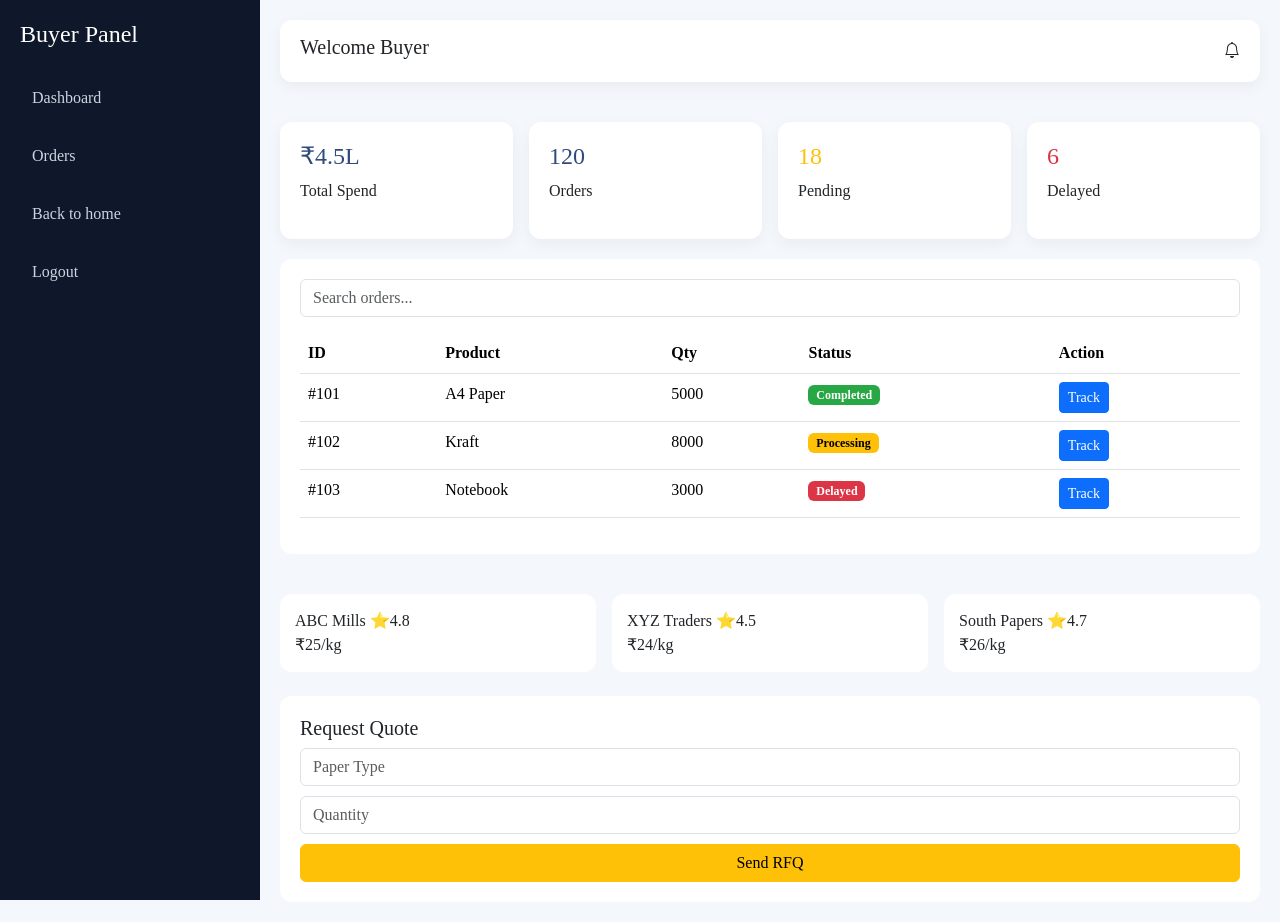
<file: buyerdashboard.html>
<!DOCTYPE html>
<html lang="en">
<head>
<meta charset="UTF-8">
<meta name="viewport" content="width=device-width, initial-scale=1.0">
<title>Buyer Dashboard</title>

<link href="https://cdn.jsdelivr.net/npm/bootstrap@5.3.3/dist/css/bootstrap.min.css" rel="stylesheet">
<link href="https://cdn.jsdelivr.net/npm/bootstrap-icons@1.11.3/font/bootstrap-icons.css" rel="stylesheet">

<style>
body,html{
    overflow-x: hidden;
}
body {
    margin:0;
    font-family:'Segoe UI';
    background:#f4f7fc;
}

.sidebar {
    position:fixed;
    width:260px;
    height:100%;
    background:#0f172a;
    padding:20px;
    color:white;
    transition:.3s;
    z-index:1000;
}

.sidebar h4 {margin-bottom:25px;}

.sidebar a {
    display:block;
    padding:12px;
    color:#cbd5e1;
    margin-bottom:10px;
    border-radius:8px;
    text-decoration:none;
}

.sidebar a:hover {
    background:#1e293b;
    color:#ffcc00;
}

#overlay {
    position:fixed;
    width:100%;
    height:100%;
    background:rgba(0,0,0,0.5);
    display:none;
    z-index:999;
}

.main {
    margin-left:260px;
    padding:20px;
}

.topbar {
    background:white;
    padding:15px 20px;
    border-radius:12px;
    display:flex;
    justify-content:space-between;
    align-items:center;
    box-shadow:0 5px 15px rgba(0,0,0,0.05);
}

.kpi {
    background:white;
    padding:20px;
    border-radius:12px;
    transition:.3s;
    box-shadow:0 5px 15px rgba(0,0,0,0.05);
}

.kpi:hover {
    transform:translateY(-6px);
}

.kpi h4 {color:#2f4b7c;}

.table-box {
    background:white;
    padding:20px;
    border-radius:12px;
    margin-top:20px;
}

.table tbody tr:hover {
    background:#eef3ff;
}


.badge-success {background:#28a745;}
.badge-warning {background:#ffc107; color:black;}
.badge-danger {background:#dc3545;}


.timeline {
    display:flex;
    justify-content:space-between;
    margin-top:20px;
}

.step {
    text-align:center;
    flex:1;
}

.circle {
    width:30px;
    height:30px;
    border-radius:50%;
    background:#ddd;
    margin:auto;
}

.active .circle {
    background:#28a745;
    animation:pulse 1s infinite;
}

@keyframes pulse {
    0%{transform:scale(1);}
    50%{transform:scale(1.2);}
    100%{transform:scale(1);}
}
.delayed .circle {
    background: #dc3545;
    animation: blink 1s infinite;
}
.processing .circle {
    background: yellow;
    animation: blink 1s infinite;
}
@keyframes blink {
    0% { opacity: 1; }
    50% { opacity: 0.3; }
    100% { opacity: 1; }
}


.supplier-card {
    background:white;
    padding:15px;
    border-radius:12px;
    transition:.3s;
}

.supplier-card:hover {
    transform:scale(1.03);
}


.rfq input {
    margin-bottom:10px;
}


.toggle-btn {display:none;font-size:22px;}

@media(max-width:768px){
    .sidebar{left:-260px;}
    .sidebar.active{left:0;}
    .main{margin-left:0;}
    .toggle-btn{display:block;}
}

</style>
</head>

<body>

<div class="sidebar" id="sidebar">
    <h4>Buyer Panel</h4>
    <a href="buyerdashboard.html">Dashboard</a>
    <a href="orderbuyer.html">Orders</a>
    <a href="index.html">Back to home</a>
    
    <a href="login.html" onclick="logout()">Logout</a>
</div>

<div id="overlay" onclick="closeSidebar()"></div>


<div class="main">


<div class="topbar">
    <span class="toggle-btn" onclick="toggleSidebar()">☰</span>
    <h5 id="welcome"></h5>
    <i class="bi bi-bell"></i>
</div>


<div class="row mt-4 g-3">
<div class="col-md-3 col-6"><div class="kpi"><h4>₹4.5L</h4><p>Total Spend</p></div></div>
<div class="col-md-3 col-6"><div class="kpi"><h4>120</h4><p>Orders</p></div></div>
<div class="col-md-3 col-6"><div class="kpi"><h4 class="text-warning">18</h4><p>Pending</p></div></div>
<div class="col-md-3 col-6"><div class="kpi"><h4 class="text-danger">6</h4><p>Delayed</p></div></div>
</div>

<div class="table-box">
<input class="form-control mb-3" placeholder="Search orders..." onkeyup="searchTable(this)">
<table class="table">
<thead><tr><th>ID</th><th>Product</th><th>Qty</th><th>Status</th><th>Action</th></tr></thead>
<tbody id="orders">
<tr><td>#101</td><td>A4 Paper</td><td>5000</td><td><span class="badge badge-success">Completed</span></td><td><button class="btn btn-sm btn-primary" onclick="track('completed')">Track</button></td></tr>
<tr><td>#102</td><td>Kraft</td><td>8000</td><td><span class="badge badge-warning">Processing</span></td><td><button class="btn btn-sm btn-primary" onclick="track('processing')">Track</button></td></tr>
<tr><td>#103</td><td>Notebook</td><td>3000</td><td><span class="badge badge-danger">Delayed</span></td><td><button class="btn btn-sm btn-primary" onclick="track('delayed')">Track</button></td></tr>
</tbody>
</table>
</div>

<div class="table-box" id="trackBox" style="display:none;">
<h5>Order Tracking</h5>
<div class="timeline">
<div class="step active"><div class="circle"></div><p>Placed</p></div>
<div class="step active"><div class="circle"></div><p>Confirmed</p></div>
<div class="step"><div class="circle"></div><p>Dispatch</p></div>
<div class="step"><div class="circle"></div><p>Delivered</p></div>
</div>
</div>

<div class="row mt-4 g-3">
<div class="col-md-4"><div class="supplier-card">ABC Mills ⭐4.8<br>₹25/kg</div></div>
<div class="col-md-4"><div class="supplier-card">XYZ Traders ⭐4.5<br>₹24/kg</div></div>
<div class="col-md-4"><div class="supplier-card">South Papers ⭐4.7<br>₹26/kg</div></div>
</div>


<div class="table-box mt-4 rfq">
<h5>Request Quote</h5>
<form action="error.html">
<input class="form-control" placeholder="Paper Type" required>
<input class="form-control" type="number" placeholder="Quantity"required>
<button class="btn btn-warning w-100" type="submit">Send RFQ</button>
</form>
</div>

</div>

<script>

document.getElementById("welcome").innerText =
"Welcome " + (localStorage.getItem("userEmail") || "Buyer");

// SIDEBAR
function toggleSidebar(){
let s=document.getElementById("sidebar");
let o=document.getElementById("overlay");
s.classList.toggle("active");
o.style.display=s.classList.contains("active")?"block":"none";
}

function closeSidebar(){
document.getElementById("sidebar").classList.remove("active");
document.getElementById("overlay").style.display="none";
}

function searchTable(input){
let val=input.value.toLowerCase();
document.querySelectorAll("#orders tr").forEach(tr=>{
tr.style.display=tr.innerText.toLowerCase().includes(val)?"":"none";
});
}


function track(status){

    let stepsHTML = "";

    if(status === "completed"){
        stepsHTML = `
        <div class="step active"><div class="circle"></div><p>Placed</p></div>
        <div class="step active"><div class="circle"></div><p>Confirmed</p></div>
        <div class="step active"><div class="circle"></div><p>Dispatched</p></div>
        <div class="step active"><div class="circle"></div><p>Delivered</p></div>
        `;
    }

    else if(status === "processing"){
        stepsHTML = `
        <div class="step active"><div class="circle"></div><p>Placed</p></div>
        <div class="step active"><div class="circle"></div><p>Confirmed</p></div>
        <div class="step processing"><div class="circle"></div><p>Dispatched</p></div>
        <div class="step"><div class="circle"></div><p>Delivered</p></div>
        `;
    }

    else if(status === "delayed"){
        stepsHTML = `
        <div class="step active"><div class="circle"></div><p>Placed</p></div>
        <div class="step active"><div class="circle"></div><p>Confirmed</p></div>
        <div class="step delayed"><div class="circle danger"></div><p>Delayed</p></div>
        <div class="step"><div class="circle"></div><p>Pending</p></div>
        `;
    }

    document.getElementById("trackBox").innerHTML = `
        <h5>Order Tracking</h5>
        <div class="timeline">
            ${stepsHTML}
        </div>
    `;

    document.getElementById("trackBox").style.display = "block";
}

function logout(){
localStorage.clear();
window.location.href="index.html";
}

</script>

</body>
</html>
</file>
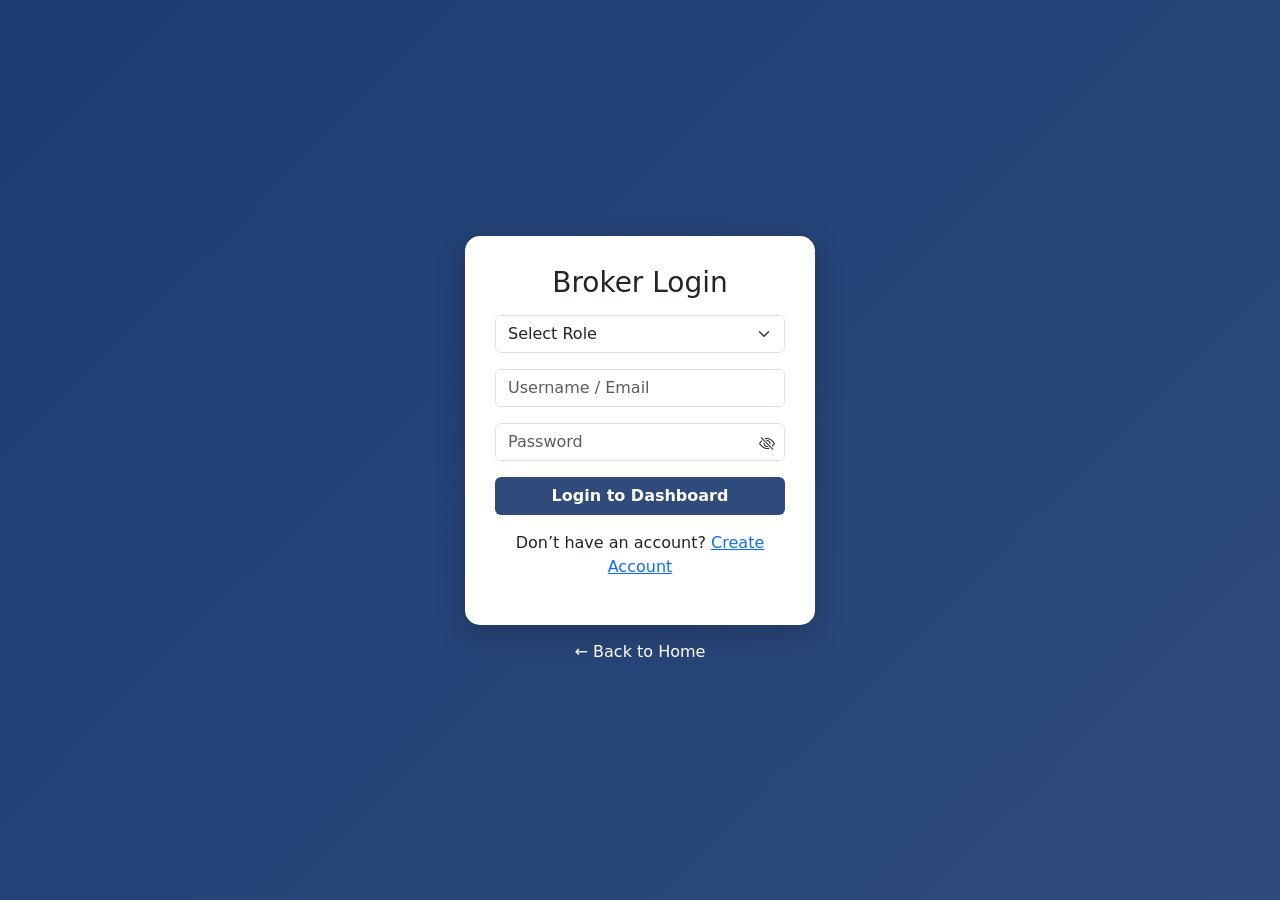
<file: login.html>
<!DOCTYPE html>
<html lang="en">
<head>
<meta charset="UTF-8">
<meta name="viewport" content="width=device-width, initial-scale=1.0">
<title>Login</title>

<link href="https://cdn.jsdelivr.net/npm/bootstrap@5.3.3/dist/css/bootstrap.min.css" rel="stylesheet">


<link href="https://cdn.jsdelivr.net/npm/bootstrap-icons@1.11.3/font/bootstrap-icons.css" rel="stylesheet">

<link rel="stylesheet" href="login.css">
</head>

<body>

<div class="login-wrapper">

  <div class="login-card">

    <h3 class="text-center mb-3">Broker Login</h3>


        <select class="form-select mb-3" id="role">
          <option  disabled selected>Select Role</option>
         <option value="dealer">Dealer</option>
         <option value="buyer">Buyer</option>
        </select>

    
    <input type="text" class="form-control mb-3" id="email" placeholder="Username / Email" >

   
    <div class="password-box">
      <input type="password" id="password" class="form-control" placeholder="Password" >
      <i class="bi bi-eye-slash" id="togglePassword"></i>
    </div>

  
    <button class="btn login-btn w-100 mt-3" onclick="login()">Login to Dashboard</button>

    <p class="text-center mt-3">
      Don’t have an account? <a href="register.html">Create Account</a>
    </p>

  </div>

  
  <a href="index.html" class="back-home">
    ← Back to Home
  </a>

</div>

<script>


const toggle = document.getElementById("togglePassword");
const password = document.getElementById("password");

toggle.addEventListener("click", () => {
    const type = password.getAttribute("type") === "password" ? "text" : "password";
    password.setAttribute("type", type);

    toggle.classList.toggle("bi-eye");
    toggle.classList.toggle("bi-eye-slash");
});
function login() {

    const role = document.getElementById("role").value;
    const email = document.getElementById("email").value;
    const btn = document.querySelector(".login-btn");
    const pass=document.getElementById("password").value;


    if(role === "" || email === ""||pass===""){
        alert("Please fill all fields");
        return;
    }

   
    localStorage.setItem("userEmail", email);
    localStorage.setItem("userRole", role);

    btn.innerText = "Logging in...";
    btn.style.background = "#4CAF50";

    setTimeout(() => {

        if(role === "dealer"){
            window.location.href = "dealerdashboard.html";
        }
        else if(role === "buyer"){
            window.location.href = "buyerdashboard.html";
        }

    }, 1500);
}


</script>
</body>
</html>
</file>
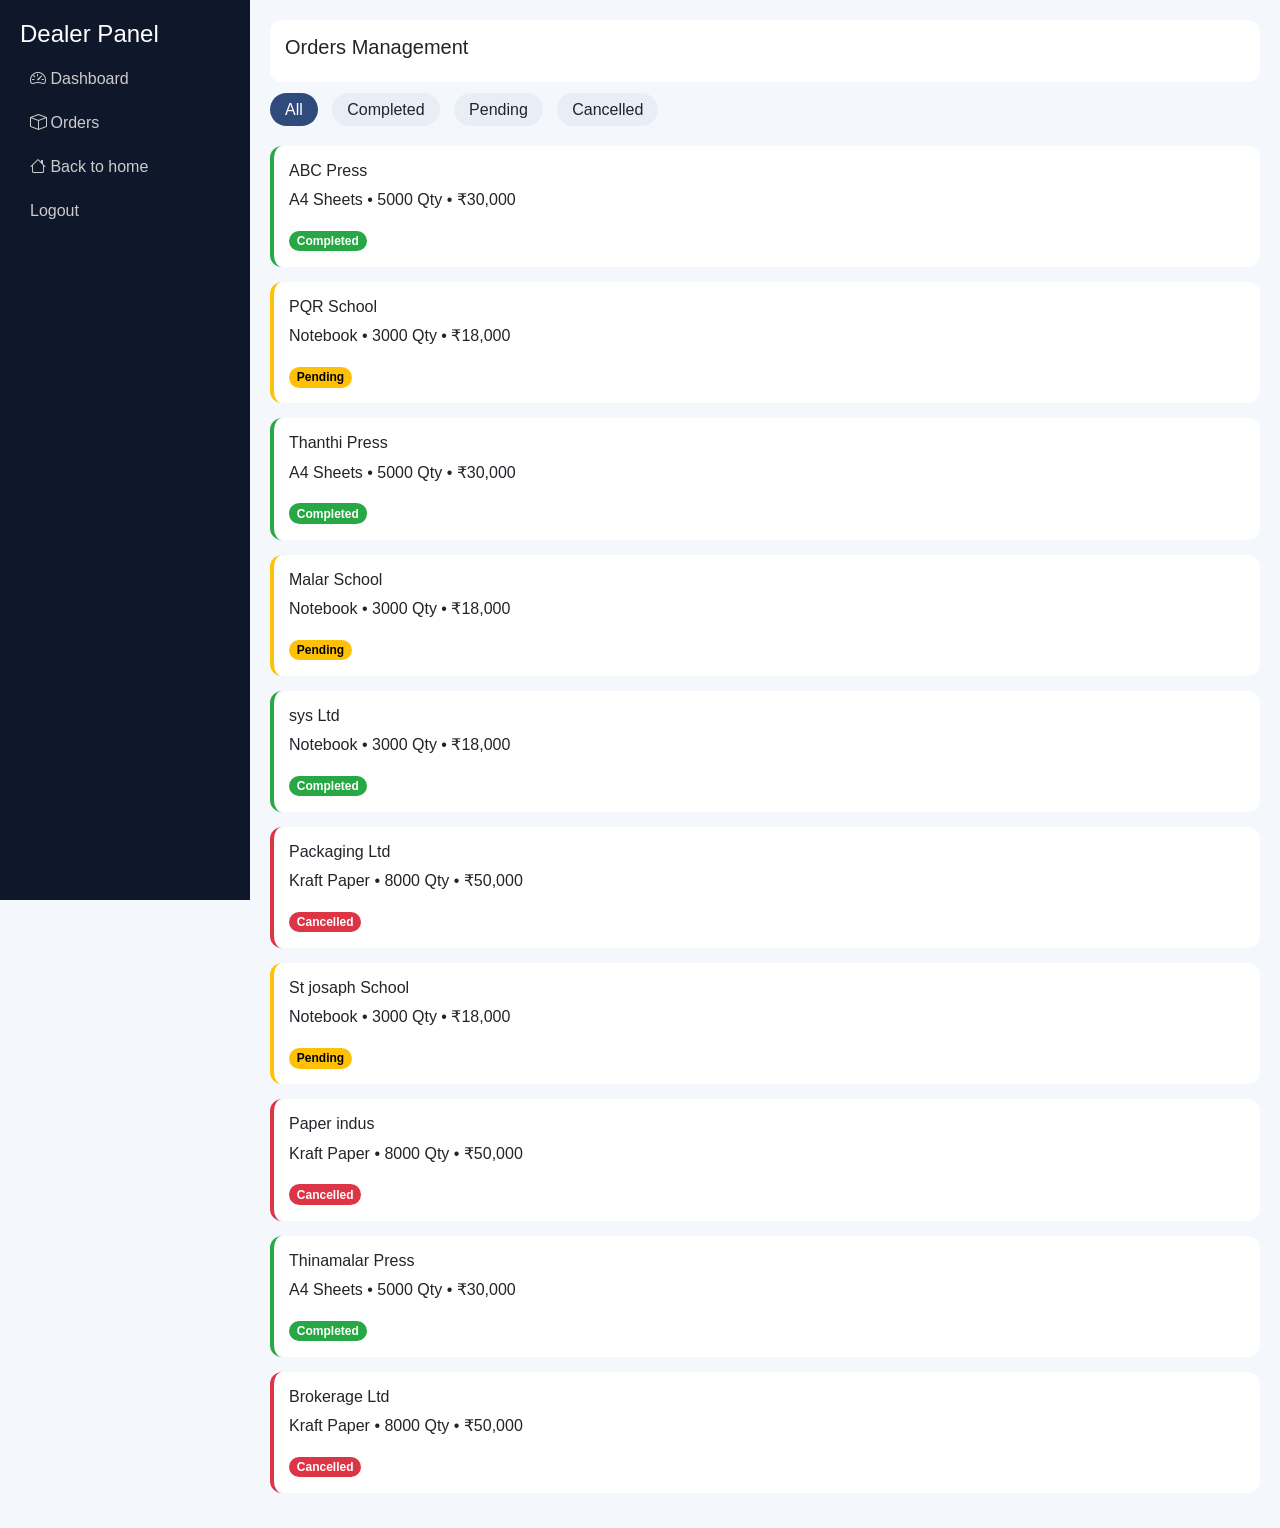
<file: order.html>
<!DOCTYPE html>
<html lang="en">
<head>
<meta charset="UTF-8">
<meta name="viewport" content="width=device-width, initial-scale=1.0">
<title>Orders</title>

<link href="https://cdn.jsdelivr.net/npm/bootstrap@5.3.3/dist/css/bootstrap.min.css" rel="stylesheet">
<link href="https://cdn.jsdelivr.net/npm/bootstrap-icons@1.11.3/font/bootstrap-icons.css" rel="stylesheet">

<style>


body {
    background: #f4f7fc;
    font-family: 'Segoe UI', sans-serif;
}

.sidebar {
    position: fixed;
    width: 250px;
    height: 100%;
    background: #0f172a;
    padding: 20px;
    color: white;
    transition: 0.3s;
    z-index: 1000;
}

.sidebar a {
    display: block;
    padding: 10px;
    color: #ccc;
    border-radius: 8px;
    text-decoration: none;
}

.sidebar a:hover {
    background: #1e293b;
    color: #ffcc00;
}

#overlay {
    position: fixed;
    width: 100%;
    height: 100%;
    background: rgba(0,0,0,0.4);
    display: none;
    z-index: 999;
}

.main {
    margin-left: 250px;
    padding: 20px;
}

.topbar {
    background: white;
    padding: 15px;
    border-radius: 12px;
    display: flex;
    justify-content: space-between;
}

.tabs span {
    margin-right: 10px;
    padding: 8px 15px;
    border-radius: 20px;
    background: #e9edf5;
    cursor: pointer;
}

.tabs span.active {
    background: #2f4b7c;
    color: white;
}


.order-card {
    background: white;
    border-radius: 12px;
    padding: 15px;
    margin-bottom: 15px;
    transition: 0.3s;
}

.order-card:hover {
    transform: translateY(-5px);
}

.badge {
    border-radius: 20px;
}

.success { background: #28a745; }
.pending { background: #ffc107; color:black; }
.danger { background: #dc3545; }

.toggle-btn {
    display: none;
}

.timeline {
    list-style: none;
    padding-left: 10px;
}

.timeline li {
    position: relative;
    padding-left: 20px;
    margin-bottom: 10px;
}

.timeline li::before {
    content: "";
    width: 10px;
    height: 10px;
    background: #2f4b7c;
    border-radius: 50%;
    position: absolute;
    left: 0;
    top: 5px;
}

.order-card {
    cursor: pointer;
    border-left: 4px solid transparent;
}

.order-card[data-status="completed"] {
    border-left-color: #28a745;
}

.order-card[data-status="pending"] {
    border-left-color: #ffc107;
}

.order-card[data-status="cancelled"] {
    border-left-color: #dc3545;
}

@media (max-width: 768px) {

    .sidebar { left: -250px; }
    .sidebar.active { left: 0; }

    .main { margin-left: 0; }

    .toggle-btn { display: block; }
}

</style>
</head>

<body>


<div class="sidebar" id="sidebar">
    <h4>Dealer Panel</h4>
    <a href="dealerdashboard.html"><i class="bi bi-speedometer2"></i> Dashboard</a>
    <a href="order.html"><i class="bi bi-box active"></i> Orders</a>
    <a href="index.html"><i class="bi bi-house"></i> Back to home</a>
    
    <a href="#" onclick="logout()">Logout</a>
</div>


<div id="overlay" onclick="closeSidebar()"></div>

<div class="main">

    <div class="topbar">
        <span class="toggle-btn" onclick="toggleSidebar()">☰</span>
        <h5>Orders Management</h5>
    </div>

    <!-- FILTER TABS -->
    <div class="tabs mt-3">
        <span class="active">All</span>
        <span>Completed</span>
        <span>Pending</span>
        <span>Cancelled</span>
    </div>

  <br>

    <div class="order-card" data-status="completed"
onclick="openOrder('ABC Press','A4 Sheets',5000,30000,'Completed')">

    <h6>ABC Press</h6>
    <p>A4 Sheets • 5000 Qty • ₹30,000</p>
    <span class="badge success">Completed</span>

</div>


<div class="order-card" data-status="pending"
onclick="openOrder('XYZ School','Notebook',3000,18000,'Pending')">

    <h6>PQR School</h6>
    <p>Notebook • 3000 Qty • ₹18,000</p>
    <span class="badge pending">Pending</span>

</div>
<div class="order-card" data-status="completed"
onclick="openOrder('Thanthi Press','A4 Sheets',5000,30000,'Completed')">

    <h6>Thanthi Press</h6>
    <p>A4 Sheets • 5000 Qty • ₹30,000</p>
    <span class="badge success">Completed</span>

</div>
<div class="order-card" data-status="pending"
onclick="openOrder('Malar School','Notebook',3000,18000,'Pending')">

    <h6>Malar School</h6>
    <p>Notebook • 3000 Qty • ₹18,000</p>
    <span class="badge pending">Pending</span>

</div>


<div class="order-card" data-status="completed"
onclick="openOrder('Sys Ltd','Notebook',300,1800,'completed')">

    <h6>sys Ltd</h6>
    <p>Notebook • 3000 Qty • ₹18,000</p>
    <span class="badge success">Completed</span>

</div>

<div class="order-card" data-status="cancelled"
onclick="openOrder('Packaging Ltd','Kraft Paper',8000,50000,'Cancelled')">

    <h6>Packaging Ltd</h6>
    <p>Kraft Paper • 8000 Qty • ₹50,000</p>
    <span class="badge danger">Cancelled</span>

</div>
<div class="order-card" data-status="pending"
onclick="openOrder('St josaph School','Notebook',3000,18000,'Pending')">

    <h6>St josaph School</h6>
    <p>Notebook • 3000 Qty • ₹18,000</p>
    <span class="badge pending">Pending</span>

</div>
<div class="order-card" data-status="cancelled"
onclick="openOrder('Paper indus','Kraft Paper',8000,50000,'Cancelled')">

    <h6>Paper indus</h6>
    <p>Kraft Paper • 8000 Qty • ₹50,000</p>
    <span class="badge danger">Cancelled</span>

</div>
<div class="order-card" data-status="completed"
onclick="openOrder('ThinamalarPress','A4 Sheets',5000,30000,'Completed')">

    <h6>Thinamalar Press</h6>
    <p>A4 Sheets • 5000 Qty • ₹30,000</p>
    <span class="badge success">Completed</span>

</div>
<div class="order-card" data-status="cancelled"
onclick="openOrder('Brokerage Ltd','Kraft Paper',8000,50000,'Cancelled')">

    <h6>Brokerage Ltd</h6>
    <p>Kraft Paper • 8000 Qty • ₹50,000</p>
    <span class="badge danger">Cancelled</span>

</div>

    </div>

</div>

<script>

function toggleSidebar(){
    const s = document.getElementById("sidebar");
    const o = document.getElementById("overlay");

    s.classList.toggle("active");
    o.style.display = s.classList.contains("active") ? "block" : "none";
}

function closeSidebar(){
    document.getElementById("sidebar").classList.remove("active");
    document.getElementById("overlay").style.display = "none";
}

</script>
<script>

const tabs = document.querySelectorAll(".tabs span");
const cards = document.querySelectorAll(".order-card");

tabs.forEach(tab => {
    tab.addEventListener("click", () => {

        tabs.forEach(t => t.classList.remove("active"));
        tab.classList.add("active");

        const filter = tab.innerText.toLowerCase();

        cards.forEach(card => {
            if(filter === "all"){
                card.style.display = "block";
            } else {
                if(card.dataset.status === filter){
                    card.style.display = "block";
                } else {
                    card.style.display = "none";
                }
            }
        });

    });
});


function openOrder(client, product, qty, price, status){
    document.getElementById("modalBody").innerHTML = `
        <h5>${client}</h5>
        <p><b>Product:</b> ${product}</p>
        <p><b>Quantity:</b> ${qty}</p>
        <p><b>Amount:</b> ₹${price}</p>
        <p><b>Status:</b> ${status}</p>

        <hr>

        <h6>Order Timeline</h6>
        <ul class="timeline">
            <li>Order Placed</li>
            <li>Supplier Confirmed</li>
            <li>Dispatch Initiated</li>
            <li>Out for Delivery</li>
        </ul>
    `;

    new bootstrap.Modal(document.getElementById('orderModal')).show();
}

</script>

</body>
</html>
</file>
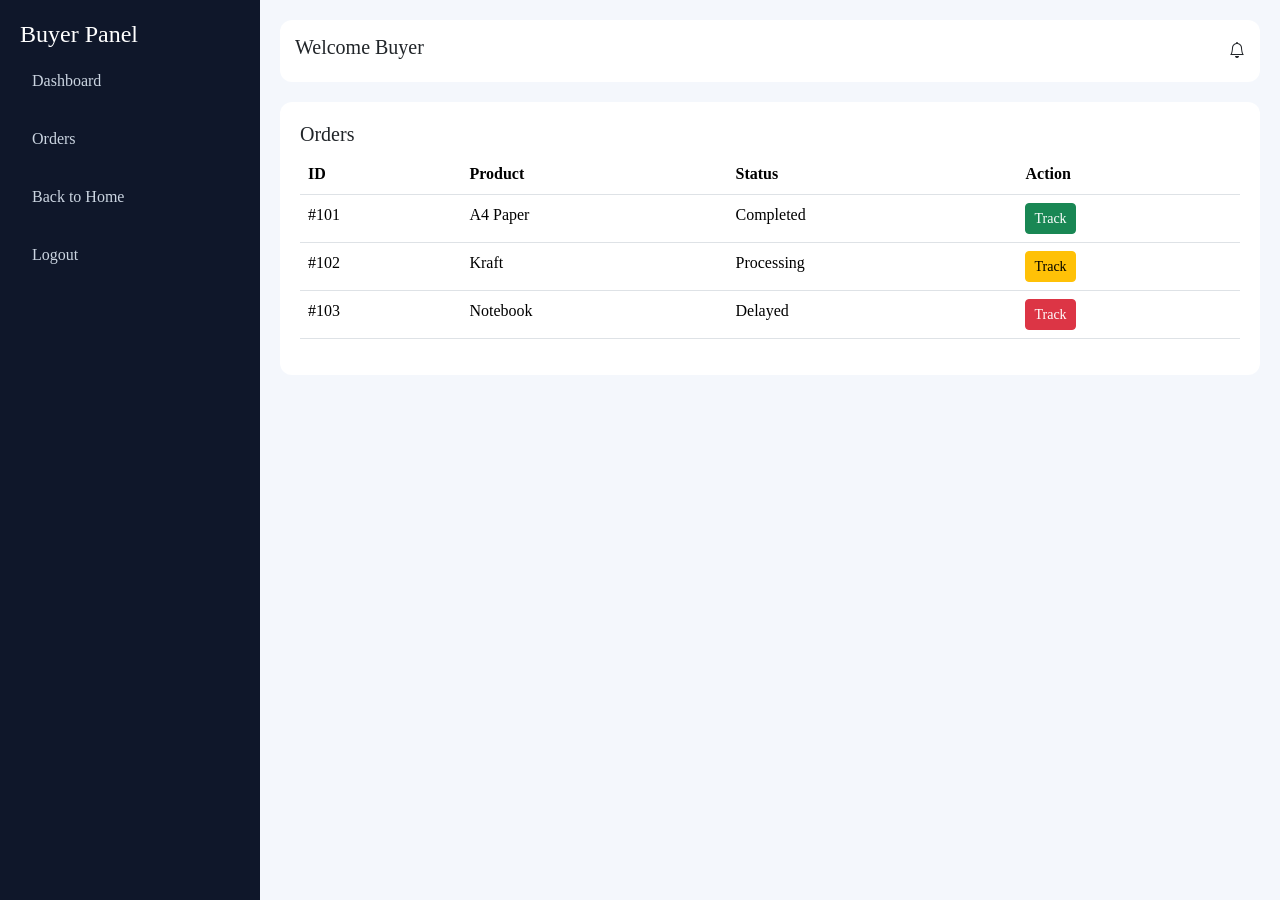
<file: orderbuyer.html>
<!DOCTYPE html>
<html lang="en">
<head>
<meta charset="UTF-8">
<meta name="viewport" content="width=device-width, initial-scale=1.0">

<title>Buyer Tracking Dashboard</title>

<link href="https://cdn.jsdelivr.net/npm/bootstrap@5.3.3/dist/css/bootstrap.min.css" rel="stylesheet">
<link href="https://cdn.jsdelivr.net/npm/bootstrap-icons@1.11.3/font/bootstrap-icons.css" rel="stylesheet">

<style>
body,html{
    overflow-x: hidden;
}
body {
    background:#f4f7fc;
    font-family:'Segoe UI';
}
.sidebar {
    position:fixed;
    width:260px;
    height:100%;
    background:#0f172a;
    color:white;
    padding:20px;
    transition:.3s;
    z-index:1000;
}

.sidebar a {
    display:block;
    padding:12px;
    color:#cbd5e1;
    margin-bottom:10px;
    border-radius:8px;
    text-decoration: none;
}

.sidebar a:hover {
    background:#1e293b;
    color:#ffcc00;
}

#overlay {
    position:fixed;
    width:100%;
    height:100%;
    background:rgba(0,0,0,0.5);
    display:none;
    z-index:999;
}

.main {
    margin-left:260px;
    padding:20px;
}

.topbar {
    background:white;
    padding:15px;
    border-radius:12px;
    display:flex;
    justify-content:space-between;
    align-items:center;
}


.table-box {
    background:white;
    padding:20px;
    border-radius:12px;
    margin-top:20px;
}

.progress {
    height:10px;
    border-radius:10px;
    background:#ddd;
}
.progress-bar {
    height:100%;
    width:0%;
    background:linear-gradient(90deg,#28a745,#00c6ff);
}

.road {
    width:100%;
    height:60px;
    background:#eee;
    border-radius:30px;
    position:relative;
}

.truck {
    position:absolute;
    left:0;
    top:15px;
    font-size:30px;
    transition:1s;
}

.map iframe {
    width:100%;
    height:250px;
    border-radius:12px;
}


.notify {
    position:fixed;
    top:20px;
    right:20px;
    background:#2f4b7c;
    color:white;
    padding:10px 15px;
    border-radius:8px;
    display:none;
}

/* ===== MOBILE ===== */
.toggle-btn {display:none;}

@media(max-width:768px){
    .sidebar{left:-260px;}
    .sidebar.active{left:0;}
    .main{margin-left:0;}
    .toggle-btn{display:block;}
}

</style>
</head>

<body>

<div class="sidebar" id="sidebar">
<h4>Buyer Panel</h4>
<a href="buyerdashboard.html">Dashboard</a>
<a href="orderbuyer.html">Orders</a>
<a href="index.html">Back to Home</a>
<a href="#" onclick="logout()">Logout</a>
</div>

<div id="overlay" onclick="closeSidebar()"></div>


<div class="main">

<div class="topbar">
<span class="toggle-btn" onclick="toggleSidebar()">☰</span>
<h5 id="welcome"></h5>
<i class="bi bi-bell" onclick="showNotify()"></i>
</div>


<div class="table-box">
<h5>Orders</h5>

<table class="table">
<tr><th>ID</th><th>Product</th><th>Status</th><th>Action</th></tr>

<tr>
<td>#101</td>
<td>A4 Paper</td>
<td>Completed</td>
<td><button onclick="track('completed')" class="btn btn-success btn-sm">Track</button></td>
</tr>

<tr>
<td>#102</td>
<td>Kraft</td>
<td>Processing</td>
<td><button onclick="track('processing')" class="btn btn-warning btn-sm">Track</button></td>
</tr>

<tr>
<td>#103</td>
<td>Notebook</td>
<td>Delayed</td>
<td><button onclick="track('delayed')" class="btn btn-danger btn-sm">Track</button></td>
</tr>

</table>
</div>

<div class="table-box" id="trackBox" style="display:none;">
<h5>Live Tracking</h5>

<div class="progress">
<div class="progress-bar" id="bar"></div>
</div>

<div class="road mt-3">
<div class="truck" id="truck">🚚</div>
</div>

<p class="mt-2">ETA: <span id="eta"></span></p>

<div class="map mt-3">
<iframe src="https://maps.google.com/maps?q=Salem&t=&z=13&ie=UTF8&iwloc=&output=embed"></iframe>
</div>

</div>

</div>

<div class="notify" id="notify">Order Update Received 🚚</div>

<script>


document.getElementById("welcome").innerText =
"Welcome " + (localStorage.getItem("userEmail") || "Buyer");

function toggleSidebar(){
let s=document.getElementById("sidebar");
let o=document.getElementById("overlay");
s.classList.toggle("active");
o.style.display=s.classList.contains("active")?"block":"none";
}

function closeSidebar(){
document.getElementById("sidebar").classList.remove("active");
document.getElementById("overlay").style.display="none";
}

function track(status){

let progress=0;
let time=0;

if(status==="completed"){progress=100;time=0;}
if(status==="processing"){progress=70;time=10;}
if(status==="delayed"){progress=40;time=20;}

document.getElementById("trackBox").style.display="block";
document.getElementById("bar").style.width=progress+"%";
document.getElementById("truck").style.left=progress+"%";

let eta=document.getElementById("eta");

if(time===0){
eta.innerText="Delivered";
}else{
eta.innerText=time+" sec";
let interval=setInterval(()=>{
time--;
eta.innerText=time+" sec";
if(time<=0){
clearInterval(interval);
eta.innerText="Delivered";
document.getElementById("bar").style.width="100%";
document.getElementById("truck").style.left="100%";
}
},1000);
}

showNotify();
}

function showNotify(){
let n=document.getElementById("notify");
n.style.display="block";
setTimeout(()=>{n.style.display="none";},3000);
}
function logout(){
localStorage.clear();
window.location.href="index.html";
}

</script>

</body>
</html>
</file>
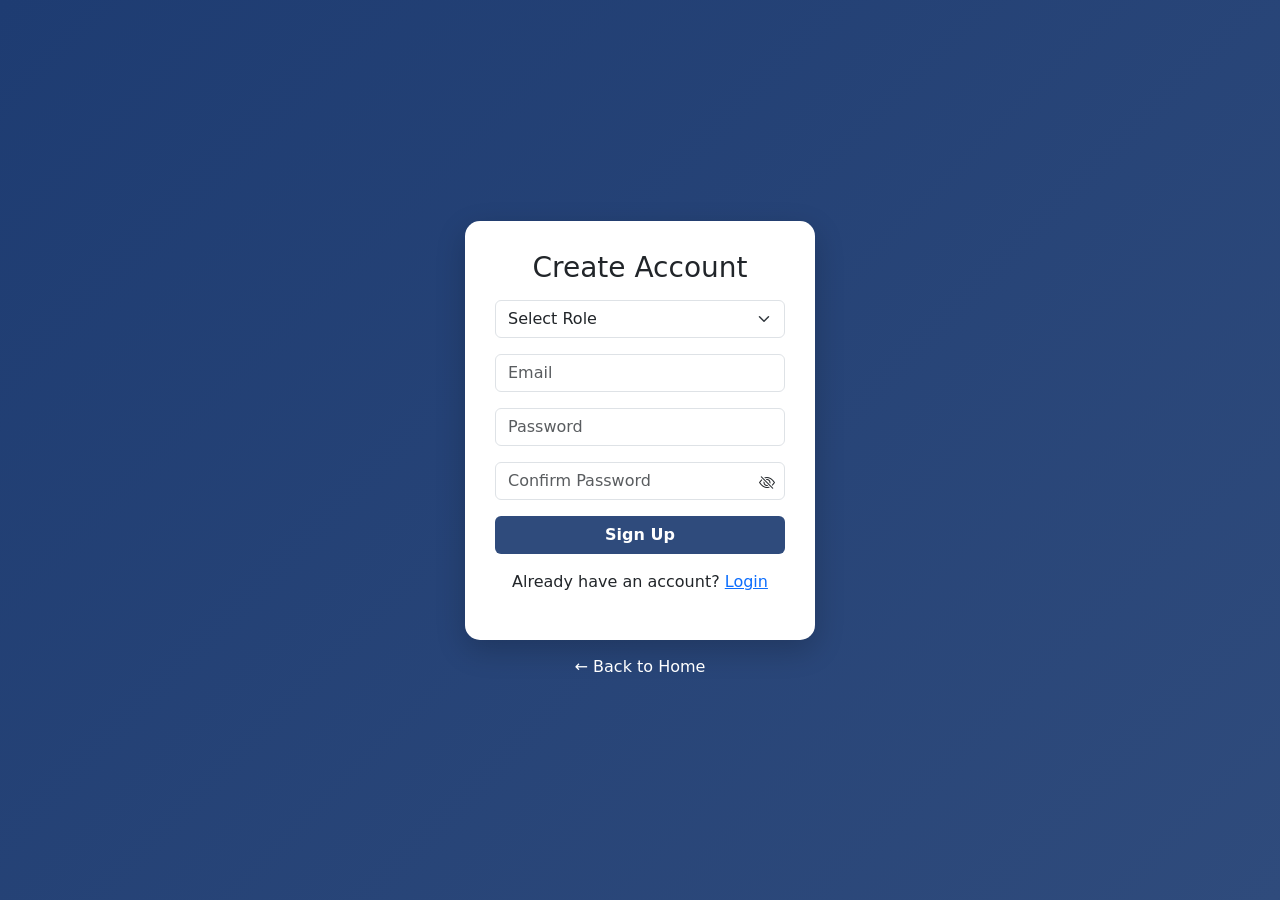
<file: register.html>
<!DOCTYPE html>
<html lang="en">
<head>
<meta charset="UTF-8">
<meta name="viewport" content="width=device-width, initial-scale=1.0">
<title>Register</title>

<link href="https://cdn.jsdelivr.net/npm/bootstrap@5.3.3/dist/css/bootstrap.min.css" rel="stylesheet">


<link href="https://cdn.jsdelivr.net/npm/bootstrap-icons@1.11.3/font/bootstrap-icons.css" rel="stylesheet">

<link rel="stylesheet" href="register.css">
</head>

<body>

<div class="register-wrapper">

  <div class="register-card">

    <h3 class="text-center mb-3">Create Account</h3>

   
    <select class="form-select mb-3" id="role">
      <option disabled selected>Select Role</option>
      <option>Dealer</option>
      <option>Buyer</option>
    </select>

  
    <input type="email" class="form-control mb-3" placeholder="Email" id="email">

    <input type="password" class="form-control mb-3" placeholder="Password" id="password">

  
    <div class="password-box">
      <input type="password" id="confirmPassword" class="form-control" placeholder="Confirm Password" >
      <i class="bi bi-eye-slash" id="toggleConfirm"></i>
    </div>

  
    <button class="btn signup-btn w-100 mt-3" onclick="signup()">Sign Up</button>

   
    <p class="text-center mt-3">
      Already have an account? <a href="login.html">Login</a>
    </p>

  </div>

  <!-- BACK -->
  <a href="index.html" class="back-home">← Back to Home</a>

</div>

<script>


const toggleConfirm = document.getElementById("toggleConfirm");
const confirmPassword = document.getElementById("confirmPassword");

toggleConfirm.addEventListener("click", () => {
    const type = confirmPassword.getAttribute("type") === "password" ? "text" : "password";
    confirmPassword.setAttribute("type", type);

    toggleConfirm.classList.toggle("bi-eye");
    toggleConfirm.classList.toggle("bi-eye-slash");
});


function signup() {

    const btn = document.querySelector(".signup-btn");
     const role = document.getElementById("role").value;
    const email = document.getElementById("email").value;
    const conform=document.getElementById("confirmPassword").value;
    const pass=document.getElementById("password").value;


    if(role === "" || email === ""||pass===""||conform===""){
        alert("Please fill all fields");
        return;
    }

    btn.innerText = "Creating Account...";
    btn.style.background = "#4CAF50";

    setTimeout(() => {
        btn.innerText = "Account Created ✓";
    }, 1500);

    setTimeout(() => {
        window.location.href = "login.html";
    }, 2500);
}

</script>

</body>
</html>
</file>
<file: login.css>
.login-wrapper {
    height: 100vh;
    background: linear-gradient(135deg, #1e3c72, #2f4b7c);
    display: flex;
    justify-content: center;
    align-items: center;
    flex-direction: column;
}

.login-card {
    background: white;
    padding: 30px;
    border-radius: 15px;
    width: 350px;
    box-shadow: 0 10px 30px rgba(0,0,0,0.2);
}

.password-box {
    position: relative;
}

.password-box i {
    position: absolute;
    right: 10px;
    top: 10px;
    cursor: pointer;
}


.login-btn {
    background: #2f4b7c;
    color: white;
    font-weight: 600;
}

.login-btn:hover {
    background: #ffcc00;
    color: black;
}


.back-home {
    margin-top: 15px;
    color: white;
    text-decoration: none;
}


@media (max-width: 768px) {

    .login-card {
        width: 90%;
    }

}
</file>
<file: register.css>
.register-wrapper {
    height: 100vh;
    background: linear-gradient(135deg, #1e3c72, #2f4b7c);
    display: flex;
    justify-content: center;
    align-items: center;
    flex-direction: column;
}

.register-card {
    background: white;
    padding: 30px;
    border-radius: 15px;
    width: 350px;
    box-shadow: 0 10px 30px rgba(0,0,0,0.2);
}

.password-box {
    position: relative;
}

.password-box i {
    position: absolute;
    right: 10px;
    top: 10px;
    cursor: pointer;
}

.signup-btn {
    background: #2f4b7c;
    color: white;
    font-weight: 600;
}

.signup-btn:hover {
    background: #ffcc00;
    color: black;
}

.back-home {
    margin-top: 15px;
    color: white;
    text-decoration: none;
}


@media (max-width: 768px) {
    .register-card {
        width: 90%;
    }
}
</file>
